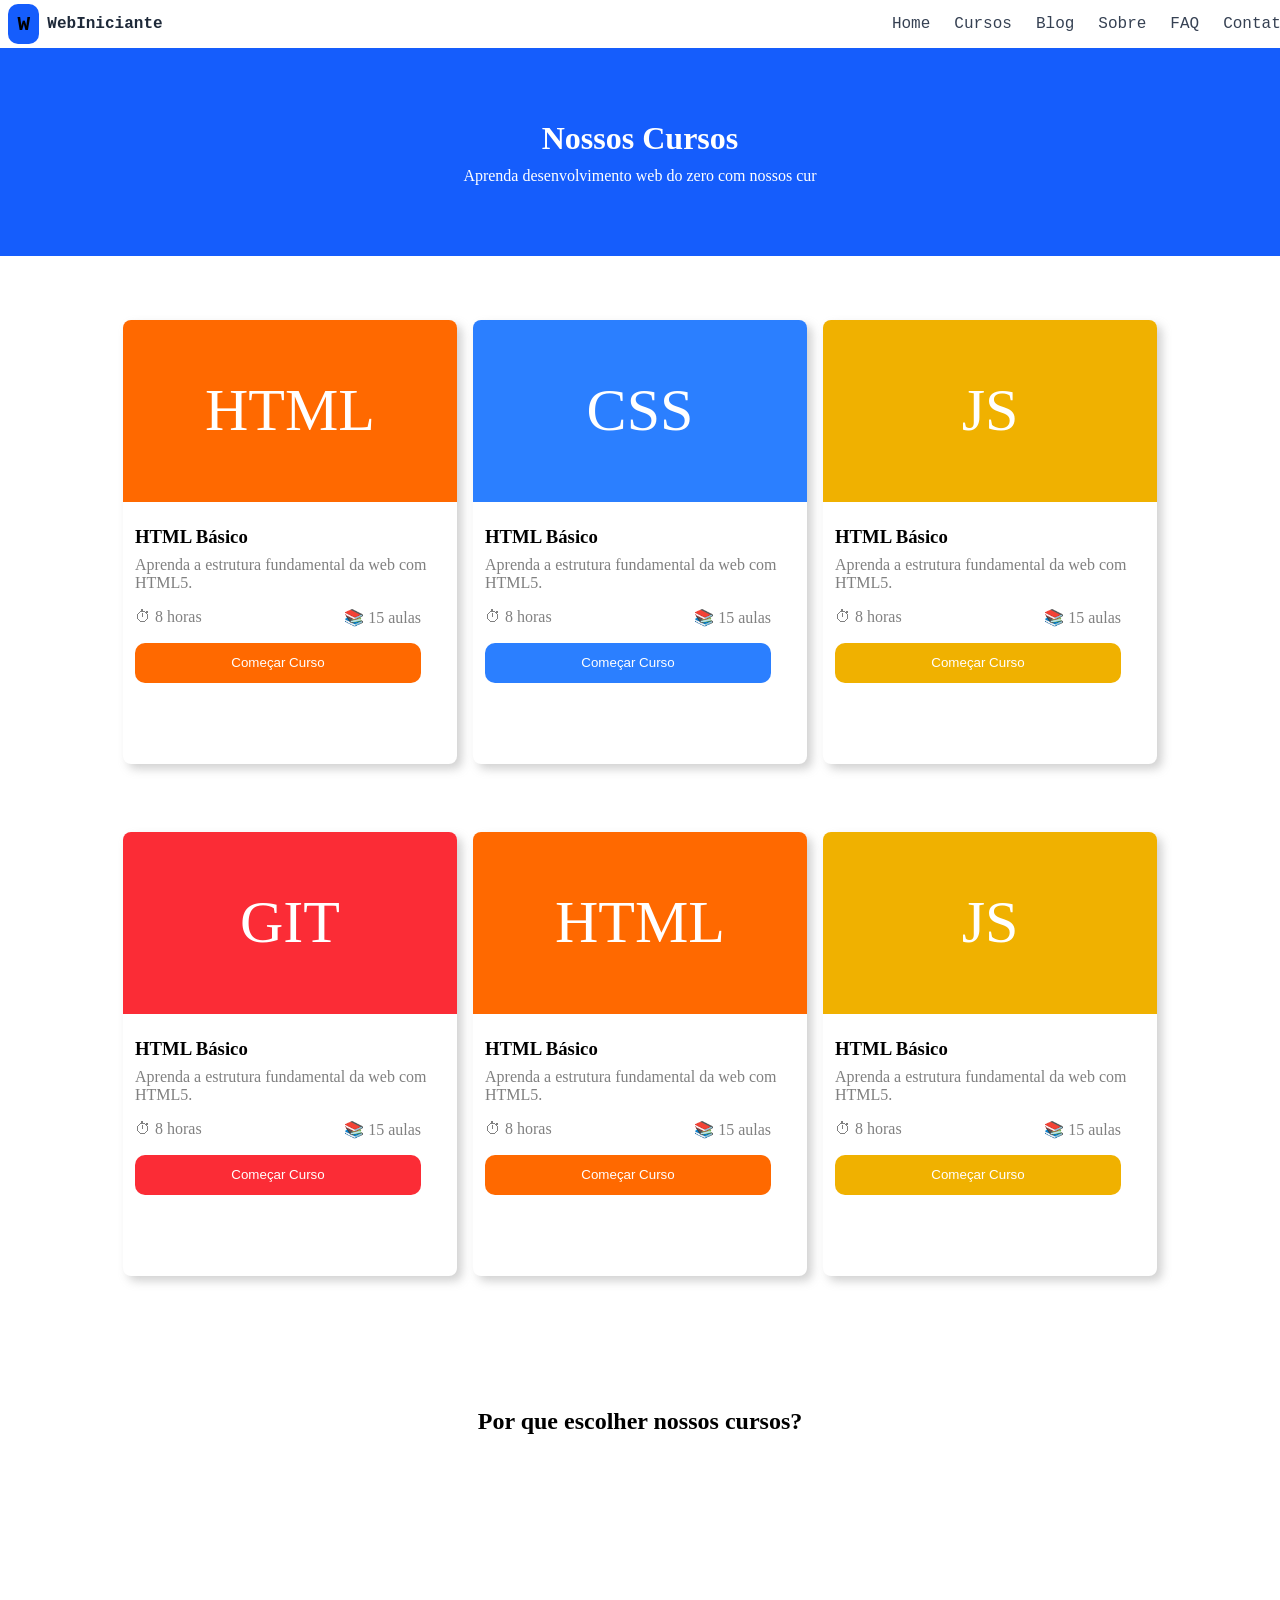
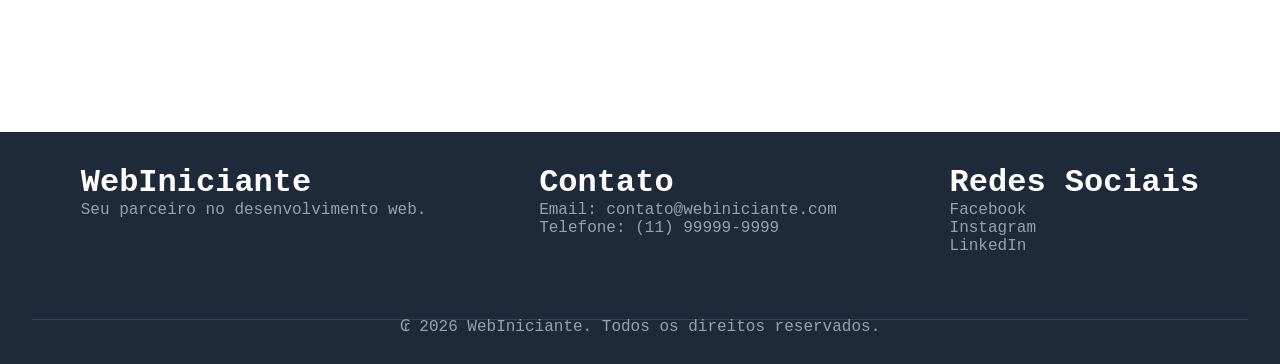
<file: cursos.html>
<!doctype html>
<html lang="en">
  <head>
    <meta charset="UTF-8" />
    <meta name="viewport" content="width=device-width, initial-scale=1.0" />
    <title>cursos</title>
    <link rel="stylesheet" href="style.css" />
  </head>
  <body>
    <header>
      <div id="text-hf">
        <h1 id="text1-hf">W</h1>
        <p id="text2-hf">WebIniciante</p>
      </div>

      <div id="text3-hf">
        <p>Home</p>
        <p>Cursos</p>
        <p>Blog</p>
        <p>Sobre</p>
        <p>FAQ</p>
        <p>Contato</p>
      </div>
    </header>
    <div>
      <div class="tittle-cursos">
        <h1>Nossos Cursos</h1>
        <p>Aprenda desenvolvimento web do zero com nossos cur</p>
      </div>
      <div class="cards-cursos">
        <div class="cardsalign-cursos">
          <div class="card-cursos">
            <div class="bg-cursos html-cursos"><p>HTML</p></div>
            <div class="descs-cursos">
              <h3>HTML Básico</h3>
              <p class="desc-cursos">
                Aprenda a estrutura fundamental da web com HTML5.
              </p>
              <div class="details-cursos">
                <p>⏱ 8 horas</p>
                <p>📚 15 aulas</p>
              </div>
              <button class="html-cursos btn-cursos">Começar Curso</button>
            </div>
          </div>
          <div class="card-cursos">
            <div class="bg-cursos css-cursos"><p>CSS</p></div>
            <div class="descs-cursos">
              <h3>HTML Básico</h3>
              <p class="desc-cursos">
                Aprenda a estrutura fundamental da web com HTML5.
              </p>
              <div class="details-cursos">
                <p>⏱ 8 horas</p>
                <p>📚 15 aulas</p>
              </div>
              <button class="css-cursos btn-cursos">Começar Curso</button>
            </div>
          </div>
          <div class="card-cursos">
            <div class="bg-cursos js-cursos"><p>JS</p></div>
            <div class="descs-cursos">
              <h3>HTML Básico</h3>
              <p class="desc-cursos">
                Aprenda a estrutura fundamental da web com HTML5.
              </p>
              <div class="details-cursos">
                <p>⏱ 8 horas</p>
                <p>📚 15 aulas</p>
              </div>
              <button class="js-cursos btn-cursos">Começar Curso</button>
            </div>
          </div>
        </div>
        <div class="cardsalign-cursos">
          <div class="card-cursos">
            <div class="bg-cursos git-cursos"><p>GIT</p></div>
            <div class="descs-cursos">
              <h3>HTML Básico</h3>
              <p class="desc-cursos">
                Aprenda a estrutura fundamental da web com HTML5.
              </p>
              <div class="details-cursos">
                <p>⏱ 8 horas</p>
                <p>📚 15 aulas</p>
              </div>
              <button class="git-cursos btn-cursos">Começar Curso</button>
            </div>
          </div>
          <div class="card-cursos">
            <div class="bg-cursos html-cursos"><p>HTML</p></div>
            <div class="descs-cursos">
              <h3>HTML Básico</h3>
              <p class="desc-cursos">
                Aprenda a estrutura fundamental da web com HTML5.
              </p>
              <div class="details-cursos">
                <p>⏱ 8 horas</p>
                <p>📚 15 aulas</p>
              </div>
              <button class="html-cursos btn-cursos">Começar Curso</button>
            </div>
          </div>
          <div class="card-cursos">
            <div class="bg-cursos js-cursos"><p>JS</p></div>
            <div class="descs-cursos">
              <h3>HTML Básico</h3>
              <p class="desc-cursos">
                Aprenda a estrutura fundamental da web com HTML5.
              </p>
              <div class="details-cursos">
                <p>⏱ 8 horas</p>
                <p>📚 15 aulas</p>
              </div>
              <button class="js-cursos btn-cursos">Começar Curso</button>
            </div>
          </div>
        </div>
      </div>

      <div class="why-cursos">
        <h2 style="margin-bottom: 48px">Por que escolher nossos cursos?</h2>
        <div>
          <div></div>
          <div></div>
        </div>
      </div>
    </div>

    <footer>
      <div class="container-hf">
        <div id="box1-hf">
          <h1 class="title-hf">WebIniciante</h1>
          <p>Seu parceiro no desenvolvimento web.</p>
        </div>

        <div id="box2-hf">
          <h1 class="title-hf">Contato</h1>
          <p>Email: contato@webiniciante.com</p>
          <p>Telefone: (11) 99999-9999</p>
        </div>

        <div id="box3-hf">
          <h1 class="title-hf">Redes Sociais</h1>
          <p>Facebook</p>
          <p>Instagram</p>
          <p>LinkedIn</p>
        </div>
      </div>

      <div id="box4-hf">
        <p>₢ 2026 WebIniciante. Todos os direitos reservados.</p>
      </div>
    </footer>
  </body>
</html>
</file>
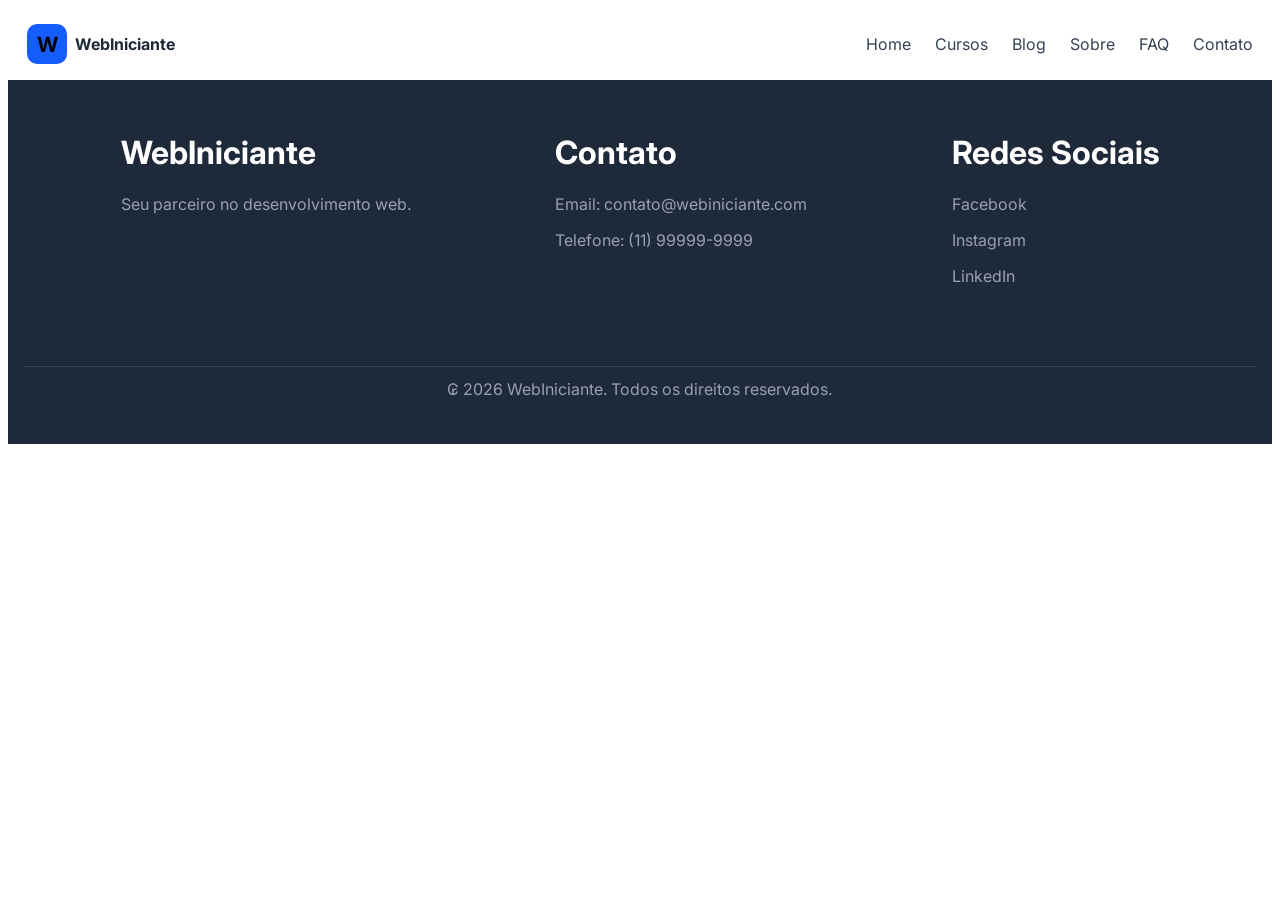
<file: headerfooter.html>
<!doctype html>
<html lang="pt-br">
  <head>
    <meta charset="UTF-8" />
    <meta name="viewport" content="width=device-width, initial-scale=1.0" />
    <title>header&footer</title>
    <link rel="stylesheet" href="styleh&f.css" />
    <link
      href="https://fonts.googleapis.com/css2?family=Inter:ital,opsz,wght@0,14..32,100..900;1,14..32,100..900&display=swap"
      rel="stylesheet"
    />
  </head>
  <body>
    <header>
      <div id="text-hf">
        <h1 id="text1-hf">W</h1>
        <p id="text2-hf">WebIniciante</p>
      </div>

      <div id="text3-hf">
        <p>Home</p>
        <p>Cursos</p>
        <p>Blog</p>
        <p>Sobre</p>
        <p>FAQ</p>
        <p>Contato</p>
      </div>
    </header>

    <footer>
      <div class="container-hf">
        <div id="box1-hf">
          <h1 class="title-hf">WebIniciante</h1>
          <p>Seu parceiro no desenvolvimento web.</p>
        </div>

        <div id="box2-hf">
          <h1 class="title-hf">Contato</h1>
          <p>Email: contato@webiniciante.com</p>
          <p>Telefone: (11) 99999-9999</p>
        </div>

        <div id="box3-hf">
          <h1 class="title-hf">Redes Sociais</h1>
          <p>Facebook</p>
          <p>Instagram</p>
          <p>LinkedIn</p>
        </div>
      </div>

      <div id="box4-hf">
        <p>₢ 2026 WebIniciante. Todos os direitos reservados.</p>
      </div>
    </footer>
  </body>
</html>
</file>
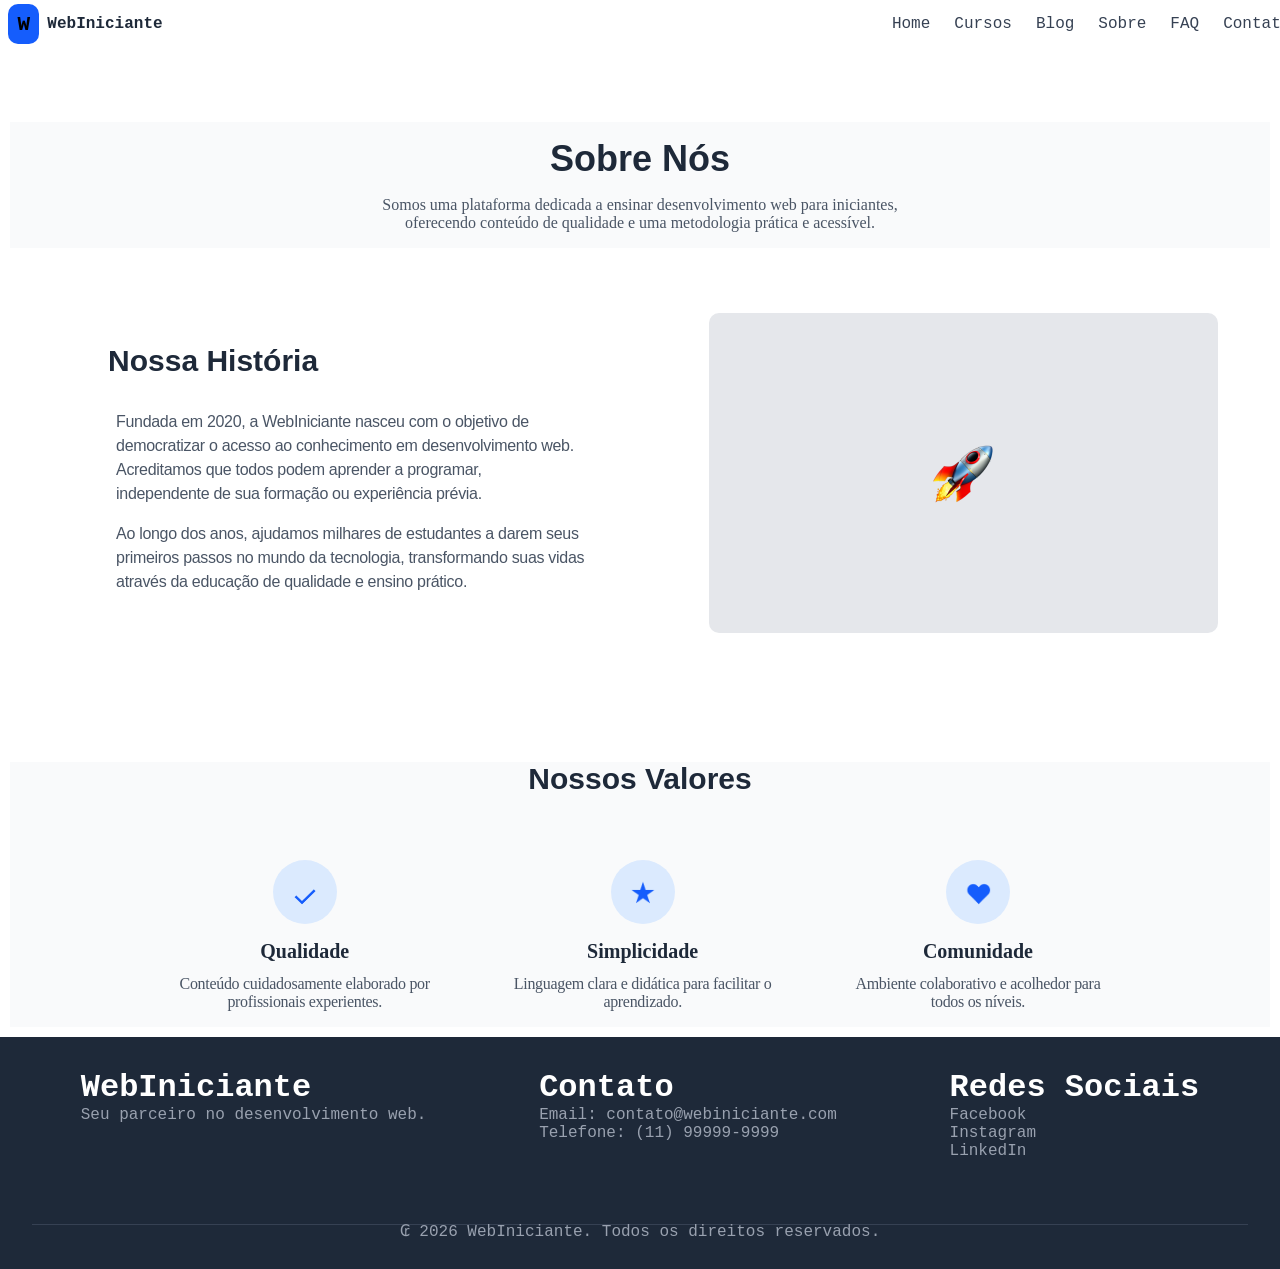
<file: sobreNos.html>
<!doctype html>
<html lang="en">
  <head>
    <meta charset="UTF-8" />
    <meta name="viewport" content="width=device-width, initial-scale=1.0" />
    <title>Document</title>
    <link rel="stylesheet" href="style.css"/>
  </head>
  <body>
    <header>
      <div id="text-hf">
        <h1 id="text1-hf">W</h1>
        <p id="text2-hf">WebIniciante</p>
      </div>

      <div id="text3-hf">
        <p>Home</p>
        <p>Cursos</p>
        <p>Blog</p>
        <p>Sobre</p>
        <p>FAQ</p>
        <p>Contato</p>
      </div>
    </header>
   
    <div class="container-sobreNos">
      <div class="title-sobreNos">
        <h1 class="sobreNos-sobreNos">Sobre Nós</h1>
        <div class="sobreNosP-sobreNos">
          <p>Somos uma plataforma dedicada a ensinar desenvolvimento web para iniciantes, </p>
          <p>oferecendo conteúdo de qualidade e uma metodologia prática e acessível.</p>  
        </div>       
      </div>

      <div class="nossaHistoria-sobreNos">
        <div class="card2-sobreNos">
          <h2 class="nossaHistoriaTitle-sobreNos">Nossa História</h2> 
          <div class="sobreNosP-sobreNos sobreNosP2-sobreNos">
            <p >Fundada em 2020, a WebIniciante nasceu com o objetivo de democratizar o acesso ao conhecimento
              em desenvolvimento web. Acreditamos que todos podem aprender a programar, 
            <p>independente de sua formação ou experiência prévia.</p>
            </p>
            <p class="nh-sobreNos">
              Ao longo dos anos, ajudamos milhares de estudantes a darem seus primeiros passos no mundo da
              tecnologia, transformando suas vidas através da educação de qualidade e ensino prático.
            </p>
          </div>
        </div>
        <div class="cardphoto-sobreNos">
          <img src="./assets/foguete.png" alt="Imagem ilustrativa" />
        </div>
      </div>

      <div class="nossosValores-sobreNos">
        <h2 class="nossosValoresH2-sobreNos">Nossos Valores</h2>
        <div class="card3-sobreNos">
          <div >
            <div class="sombraIcon-sobreNos"><img src="./assets/ok.png" alt="check ok" /></div>
            <h3>Qualidade</h3>
            <p>Conteúdo cuidadosamente elaborado por </p>
            <p>profissionais experientes.</p>
          </div>
          <div >
            <div class="sombraIcon-sobreNos"><img src="./assets/star.png" alt="estrela" /></div>
            <h3>Simplicidade</h3>
            <p>Linguagem clara e didática para facilitar o </p>
            <p>aprendizado.</p>
          </div>
          <div >
            <div class="sombraIcon-sobreNos"><img src="./assets/heart.png" alt="coração" /></div>
            <h3>Comunidade</h3>
            <p>Ambiente colaborativo e acolhedor para </p>
            <p>todos os níveis.</p>
          </div> 
        </div>
      </div>
    </div>
    
    <footer>
      <div class="container-hf">
        <div id="box1-hf">
          <h1 class="title-hf">WebIniciante</h1>
          <p>Seu parceiro no desenvolvimento web.</p>
        </div>

        <div id="box2-hf">
          <h1 class="title-hf">Contato</h1>
          <p>Email: contato@webiniciante.com</p>
          <p>Telefone: (11) 99999-9999</p>
        </div>

        <div id="box3-hf">
          <h1 class="title-hf">Redes Sociais</h1>
          <p>Facebook</p>
          <p>Instagram</p>
          <p>LinkedIn</p>
        </div>
      </div>

      <div id="box4-hf">
        <p>₢ 2026 WebIniciante. Todos os direitos reservados.</p>
      </div>
    </footer>
  </body>
</html>
</file>
<file: style.css>
@import url('/cursos.css');
@import url('styleh&f.css');
@import url('/sobreNos.css');

* {
  margin: 0;
  padding: 0;
  box-sizing: border-box;
}
body {
  width: 100%;
  height: 100vh;
}
</file>
<file: styleh&f.css>
header {
  font-family: 'Inter', 'Courier New', Courier, monospace;
  display: flex;
  align-items: center;
  justify-content: space-between;
}

#text-hf {
  display: flex;
  align-items: center;
  justify-content: center;
  width: 170.59px;
  height: 40px;
  padding: 8px;
  gap: 8px;
}

#text1-hf {
  background-color: #155dfc;
  width: 40px;
  height: 40px;
  border-radius: 10px;
  font-size: 21px;
  display: flex;
  align-items: center;
  justify-content: center;
}

#text2-hf {
  font-weight: bold;
  color: #1e2939;
}

#text3-hf {
  display: flex;
  align-items: center;
  justify-content: center;
  gap: 24px;
  color: #364153;
  width: 377.72px;
  height: 24px;
  padding: 24px;
}

footer {
  display: flex;
  align-items: center;
  justify-content: space-between;
  flex-direction: column;
  width: 100%;
  background-color: #1e2939;
  font-family: 'Inter', 'Courier New', Courier, monospace;

  gap: 32px;
}

.title-hf {
  display: flex;
  align-items: center;
  justify-content: space-between;
  color: white;
}

.container-hf {
  width: 100%;
  display: flex;
  justify-content: space-evenly;
}

#box1-hf {
  color: #99a1af;
  padding: 32px;
  gap: 12px;
}

#box2-hf {
  color: #99a1af;
  padding: 32px;
}

#box3-hf {
  color: #99a1af;
  padding: 32px;
}

#box4-hf {
  width: 95%;
  height: 45px;
  color: #99a1af;
  display: flex;
  align-items: center;
  justify-content: center;
  border-top: 1px solid #364153;
  padding: 0px 16px 32px 16px;
}
</file>
